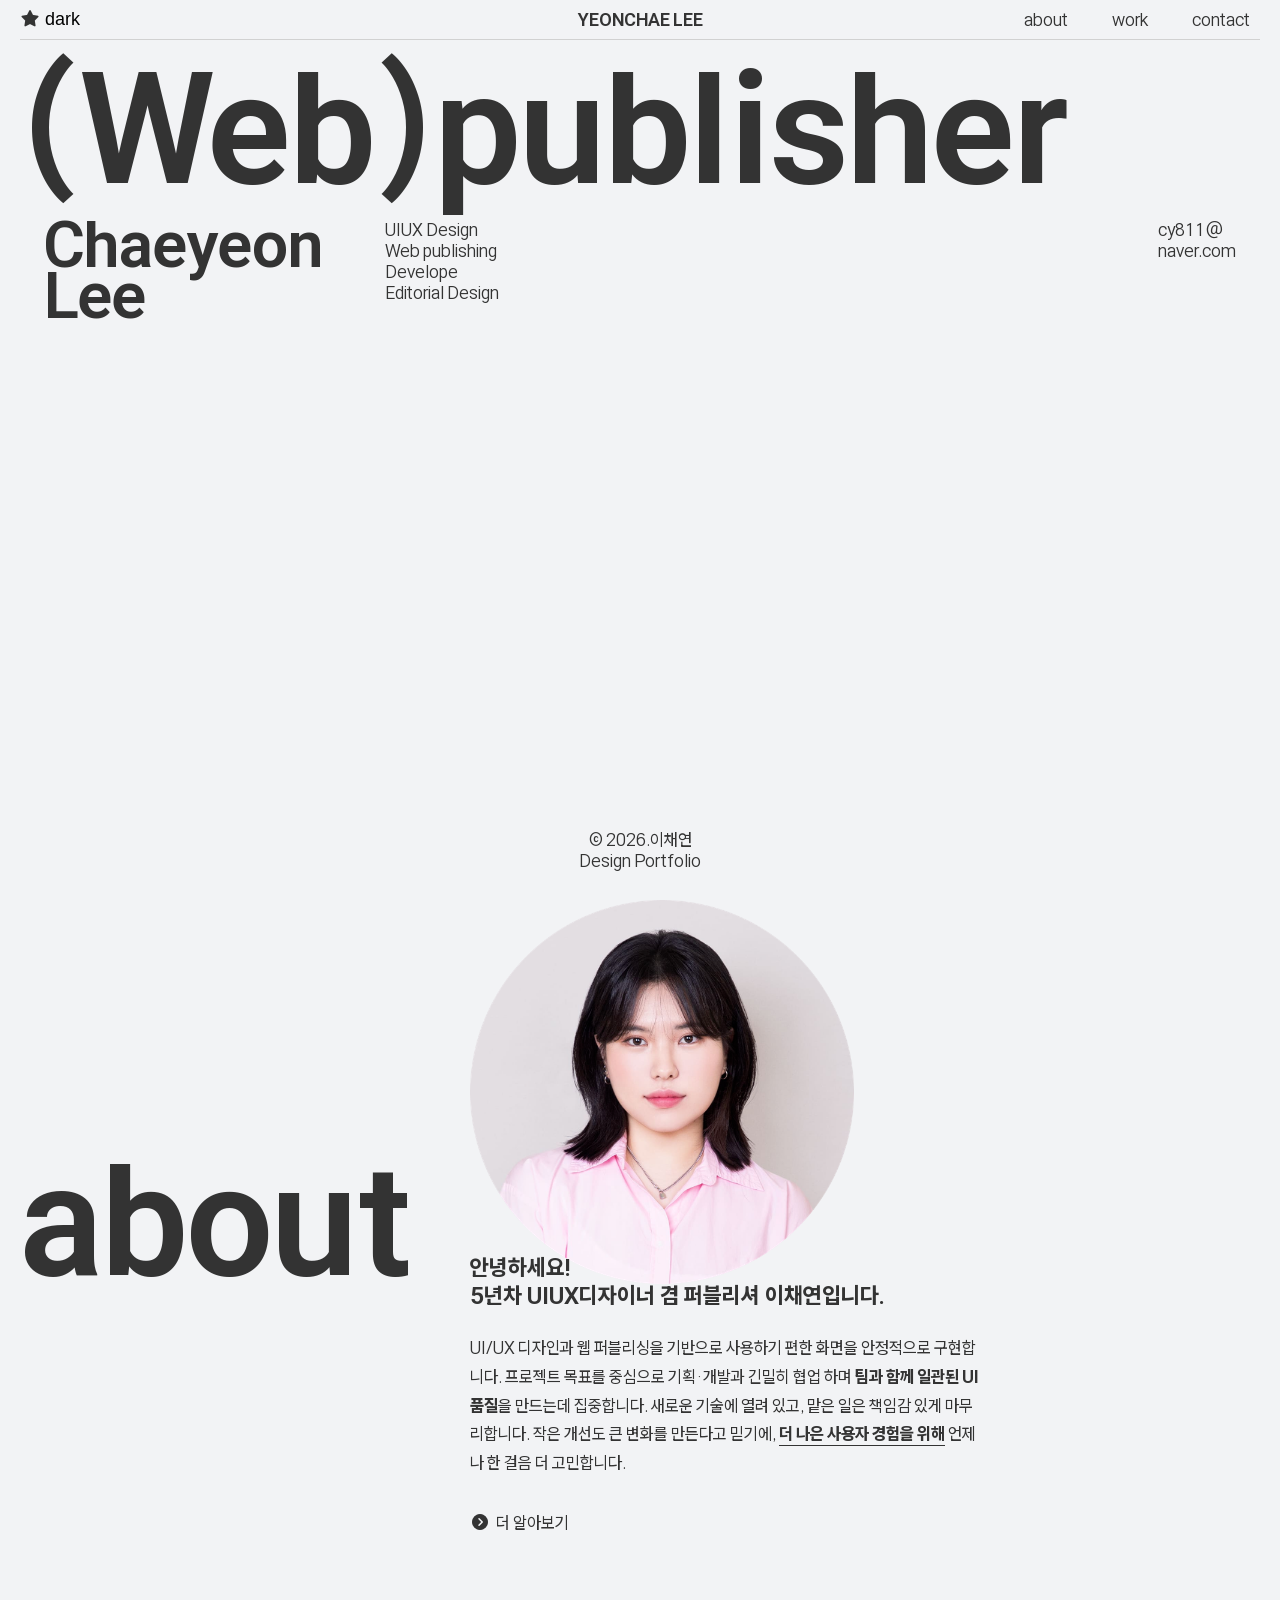
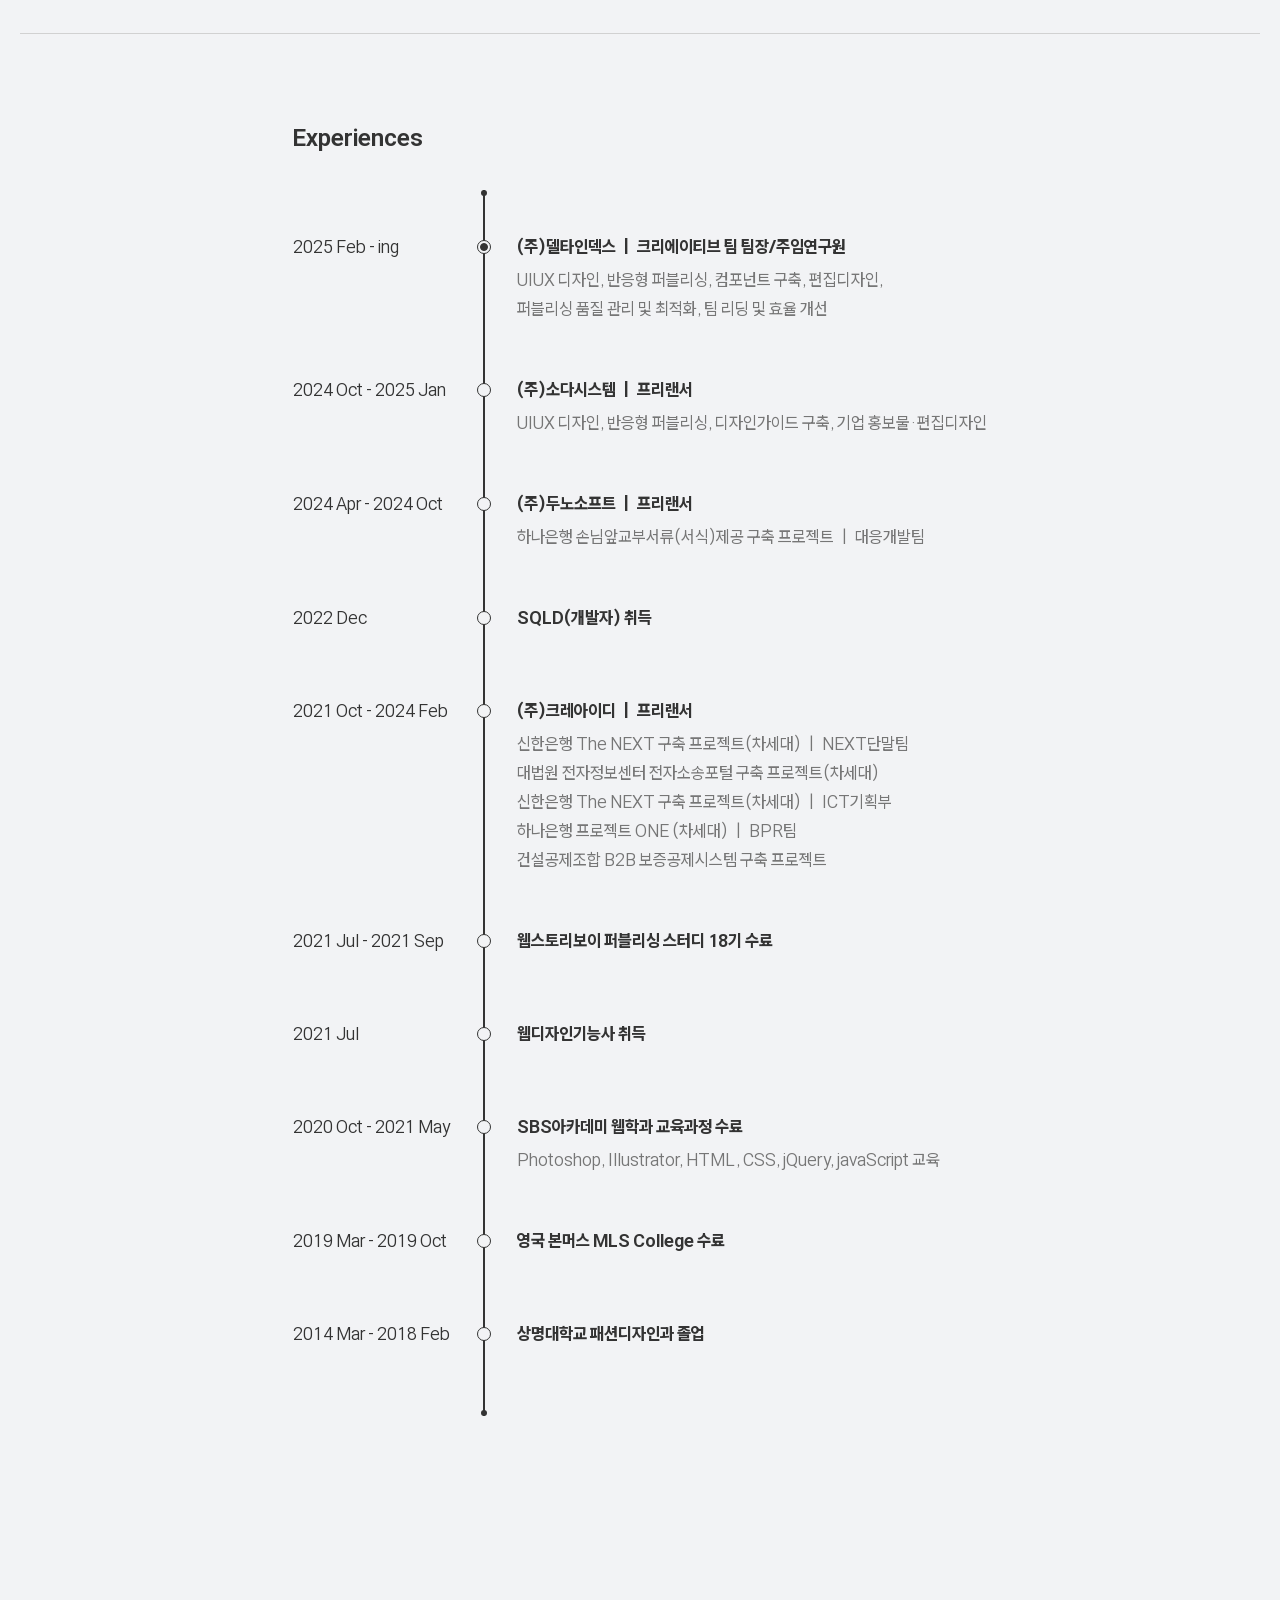
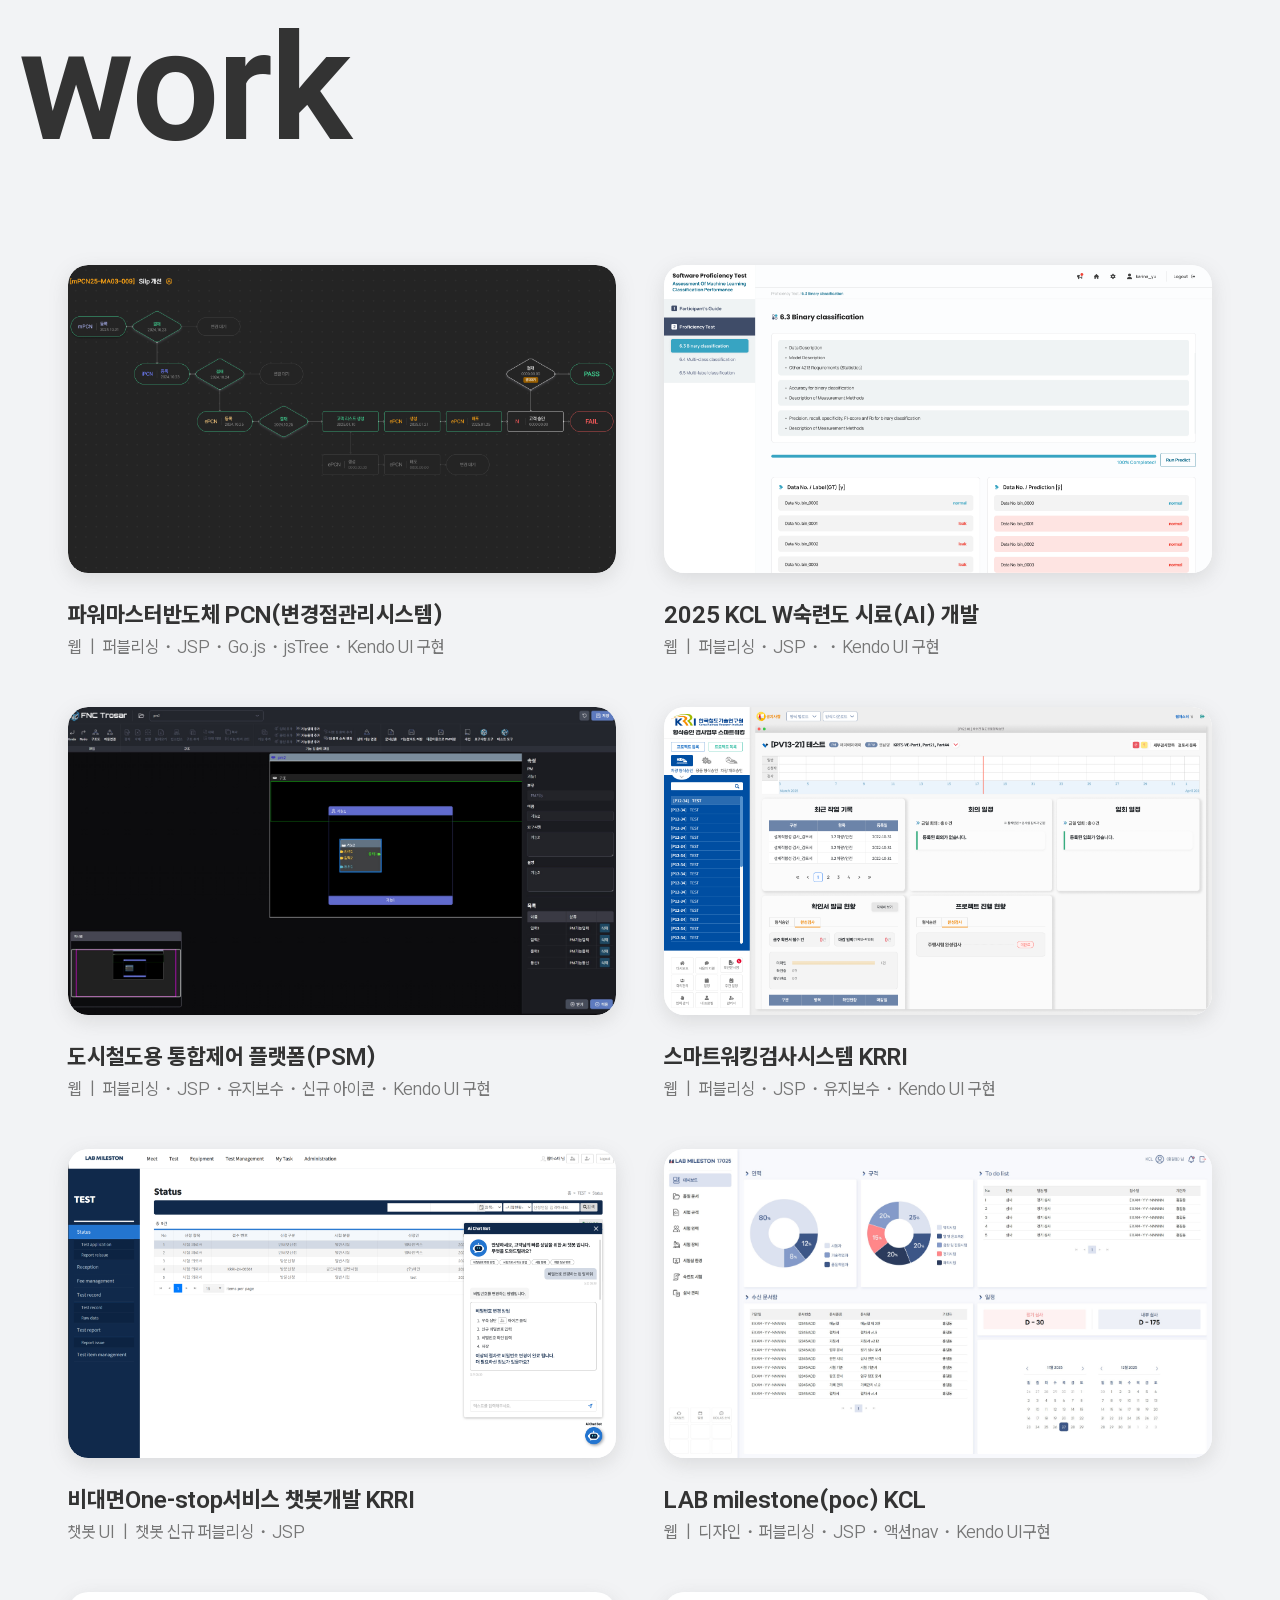
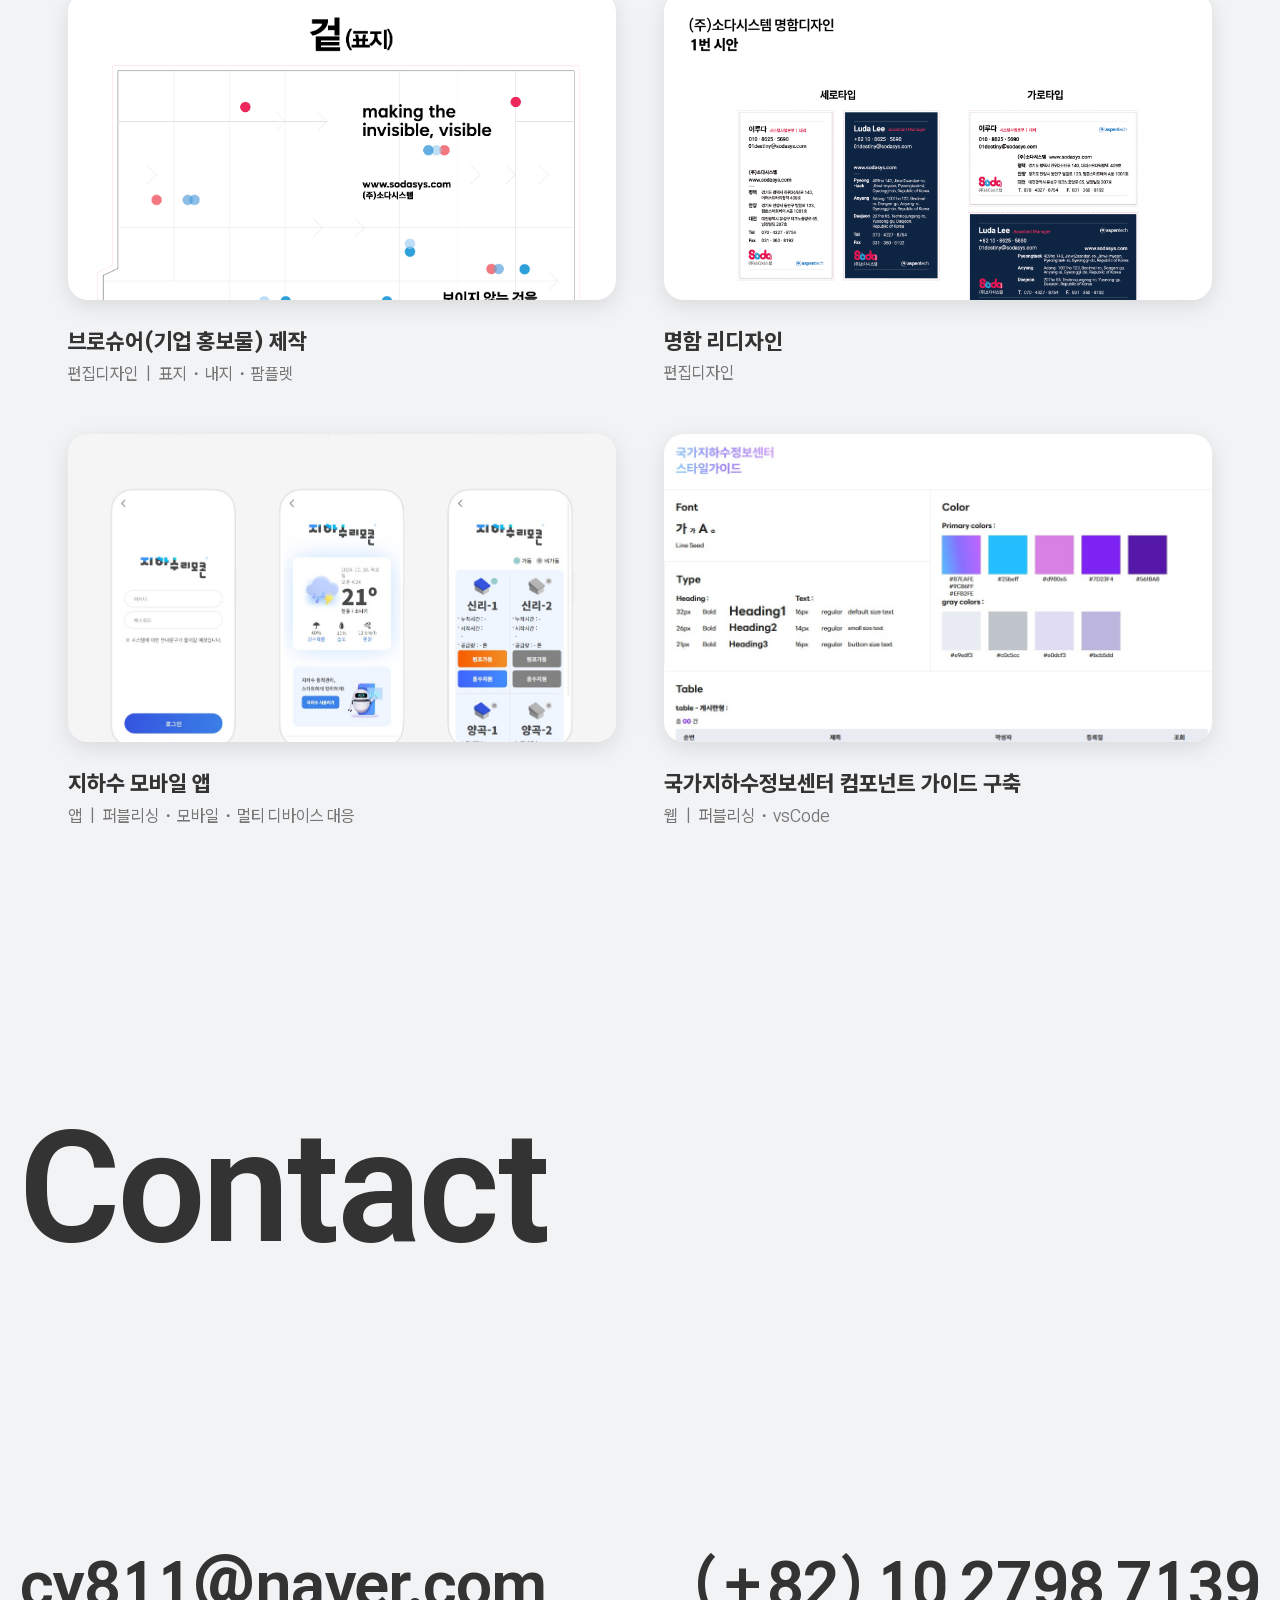
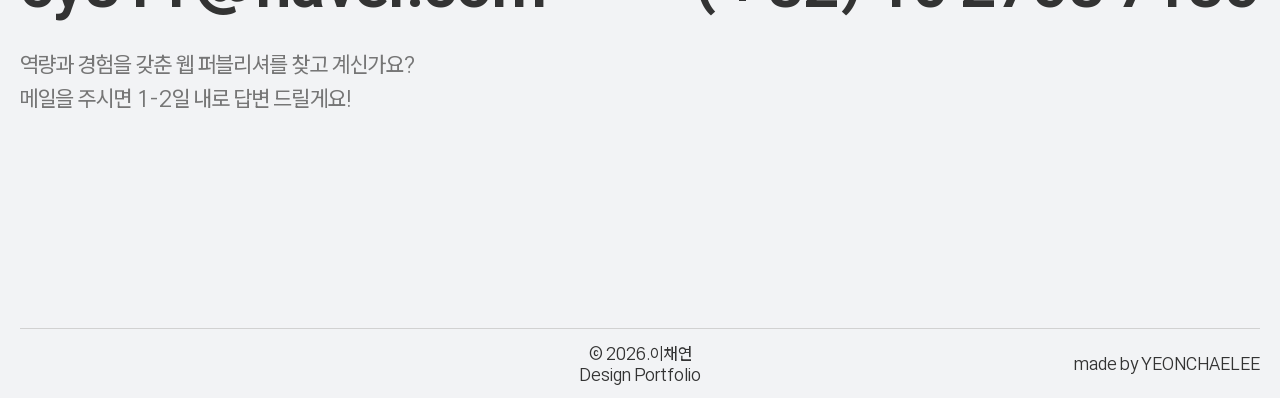
<file: index.html>
<!DOCTYPE html>
<html lang="ko">
<head>
    <meta charset="UTF-8">
    <meta name="viewport" content="width=device-width, initial-scale=1.0">
    <!-- 기본 -->
    <title>채연의 웹사이트 • 웹퍼블리셔 포트폴리오</title>
    <meta name="description" content="웹 퍼블리셔 이채연의 포트폴리오.">
    <link rel="canonical" href="https://leeechaeyeon.github.io/chaeyeons-website/">
    <meta name="viewport" content="width=device-width, initial-scale=1.0">

    <!-- Open Graph (Notion/카톡/슬랙 공유용) -->
    <meta property="og:type" content="website">
    <meta property="og:url" content="https://leeechaeyeon.github.io/chaeyeons-website/">
    <meta property="og:site_name" content="Lee Chaeyeon Portfolio">
    <meta property="og:title" content="Lee Chaeyeon | Web Publisher Portfolio">
    <meta property="og:description" content="SI 프로젝트 기반 퍼블리싱·UI 구현 작업을 정리했습니다.">
    <meta property="og:image" content="https://leeechaeyeon.github.io/chaeyeons-website/assets/img/ogImage.png">

    <!-- stylesheet -->
    <link rel="stylesheet" type="text/css" href="assets/fonts/freesentation.css">
    <link rel="stylesheet" type="text/css" href="assets/css/common.css">
    <link rel="stylesheet" type="text/css" href="assets/css/style.css">
    
    <!-- fontAwesome -->
    <link rel="stylesheet" href="assets/fontawesome/css/all.min.css">
    
    <!-- gsap -->
    <script src="assets/js/gsap/gsap.min.js"></script>
    <script src="assets/js/gsap/ScrollToPlugin.min.js"></script>

</head>
<body class="wrap">
    <div class="app-header"></div>
    <div class="app-main"></div>
    <div class="app-footer"></div>
    
    <!--script-->
    <script src="assets/js/app.js"></script>
</body>
</html>
</file>
<file: assets/fonts/freesentation.css>
@font-face {
	font-family: 'Freesentation';
	font-weight: 100 900;
	font-style: normal;
	font-display: swap;
	src: url('Freesentation/FreesentationVF.ttf') format('woff2-variations');
}
</file>
<file: assets/css/common.css>
@charset "UTF-8";

/**********
    all
**********/
* {
    padding: 0;
    margin: 0;
    box-sizing: border-box;
    -webkit-box-sizing: border-box;
    -moz-box-sizing: border-box;
}
html,
body {
  margin: 0;
  height: 100%;

  height: auto;
  overflow: visible;
}
html {
    font-size: 10px;
    color: var(--gray-700);
}
body {
  overflow-x: hidden;
  overflow-y: scroll;
  font-family: "Freesentation";
  font-weight: 400;
  font-size: 1.6rem;
  position: relative;
}
div { box-sizing: border-box; }
hgroup { font-weight: 700; }
ul, ol, li { list-style: none; padding: 0; }
a { text-decoration: none; user-select: none; box-sizing: border-box; cursor: pointer;}
img { user-select: none!important; }
button {
  background: transparent;
  border: 0;
  outline: none;
}
.tal { text-align: left; }
.tar { text-align: right; }
.tac { text-align: center; }
.hide { display: none!important; }
/* Screen Reader Only */
.sr-only {
    position: absolute !important;
    width: 1px !important;
    height: 1px !important;
    padding: 0 !important;
    margin: -1px !important;
    overflow: hidden !important;
    clip: rect(0, 0, 0, 0) !important;
    clip-path: inset(50%) !important;
    white-space: nowrap !important;
    border: 0 !important;
}
.hidden, .blind {
    border: 0;
    clip: rect(0 0 0 0);
    clip-path: inset(50%);
    width: 1px;
    height: 1px;
    margin: -1px;
    overflow: hidden;
    padding: 0;
    position: absolute;
    white-space: nowrap;
}

/******* 공통속성 *******/
.group-form {
  display: flex;
  align-items: center;
}
.group-form.column {
  flex-direction: column;
  align-items: flex-start;
}
.group-form > .right {
  align-self: flex-end;
}
</file>
<file: assets/css/style.css>
@charset "UTF-8";

/*******************
*   Color variable
********************/
:root {
    --background: #f2f3f5;
    --pink-gradient: linear-gradient(317.42deg, #ffe9fe 10.4%, #ff96f9 83.03%);

    --border: #d1d1d1;
    --white: #ffffff;
    --gray-100: #999999;
    --gray-300: #767676;
    --gray-500: #505050;
    --gray-700: #333333;
    --gray-900: #111111;
}
body {
    background: var(--background);
    color: var(--gray-700);
    font-size: 1.8rem;
    transition: all 0.5s ease;
}

/*******************
*   dark-mode
********************/
body.dark-mode {
    background: var(--gray-900);
    color: var(--white);
    transition: all 0.5s ease;
}
.dark-mode .return-top i {
    background: var(--pink-gradient);
      -webkit-background-clip: text;
  background-clip: text;
  -webkit-text-fill-color: transparent;
}
.dark-mode .section-title {
    background: var(--pink-gradient);
  -webkit-background-clip: text;
  background-clip: text;
  -webkit-text-fill-color: transparent;
}    
.dark-mode h1 a,
.dark-mode .dark-light-btn span,
.dark-mode .dark-light-btn i,
.dark-mode .nav-list li a {
    color: var(--white);
}
.dark-mode .more-btn i,
.dark-mode .more-btn a {
    color: var(--white);
}
.dark-mode .tl-bar {
    border-color: var(--white);
}
.dark-mode .tl-bar::before,
.dark-mode .tl-bar::after {
    background-color: var(--white);
}
.dark-mode .tl-cont {
    color: var(--gray-100);
}
.dark-mode .work-grid-item span {
    color: var(--gray-100);
}

/*******************
*   header
********************/
header {
    width: 100%;
    height: 4rem;
    padding: 0 2rem;
}
.header-inner {
    position: relative;
    width: 100%;
    height: 100%;
    display: flex;
    align-items: center;
    justify-content: space-between;
    border-bottom: 1px solid var(--border);
}
h1 {
    font-size: 1.8rem;
    position: absolute;
    left: 50%;
    transform: translateX(-50%);
}
h1 a {
    color: var(--gray-700);
}
.dark-light-btn {
    font-size: 1.8rem;
    cursor: pointer;
}
.dark-light-btn i {
    font-size: 1.6rem;
    color: var(--gray-700);
    transition: transform 0.3s ease;
}
.dark-light-btn:active i {
  transform: scale(1.2); /* 클릭할 때 살짝 커지는 효과 */
}
.nav-list {
    display: flex;
    align-items: center;
    justify-content: center;
    gap: 2.4rem;
}
.nav-list li a {
    padding: 1rem;
    color: var(--gray-700);
}

/*******************
*   공통 
********************/
/*section { height: calc(100vh - 4rem); }*/
section { 
    height: 100%; 
    padding: 0 2rem; 
}
h2 { font-size: 12vw; }
h3 { font-size: 5vw;}
h4 { font-size: 3.6rem;}
h5 { font-size: 2.4rem;}

.title { margin-bottom: 2.4rem; }
.bold { font-weight: 700;}
.underline {
    display: inline-block;
    line-height: 1.2;
    border-bottom: 1px solid var(--gray-700);
}
.dark-mode .underline {
    border-color: var(--white);
}
.divider { margin: 0 0.8rem; }
.tac { text-align: center; }
.tal { text-align: left; }
.tar { text-align: right; }


/*******************
*   main
********************/

/* home */
#home {
    height: calc(100vh - 4rem);
}
.home-inner {
    height: 100%;
    display: flex;
    flex-direction: column;
    justify-content: space-between;
}
#home .title-wrap {
    width: 100%;
}
#home .name {
    display: flex;
    gap: 6rem;
    padding: 0 2.4rem;
}
#home .name h3 {
    font-size: 5vw;
    line-height: 0.8;
}
#home .name .name-cont {
    width: 100%;
    display: flex;
    justify-content: space-between;
}
#home .home-bottom {
    width: 100%;
    height: 10rem;
    display: flex;
    align-items: center;
    justify-content: center;
    text-align: center;
}

/* about */
#about {
    padding-bottom: 20vh;
}
.profile-wrap {
    display: flex;
    align-items: center;
    gap: 6rem;
    width: 100%;
    padding-bottom: 10vh;
    border-bottom: 1px solid var(--border);
}
.profile .img-wrap {
    display: flex;
    flex-direction: column;
}
.profile .greeting {
    margin-top: -3rem;
}
.profile .img-wrap img {
    width: 30vw;
}
.introduce {
    width: 40vw;
    line-height: 1.6;
    margin: 2.4rem 0;
}
.more-btn {
    width: 12rem;
    display: flex;
    align-items: center;
    gap: 0.6rem;
    padding: 1rem 0;
    cursor: pointer;
}
.more-btn:hover {
    transform: translateX(10%);
    transition: 0.3s ease;
}
.more-btn:hover i,
.more-btn:hover a {
    color: var(--gray-300);
}
.more-btn i {
    font-size: 1.6rem;
    color: var(--gray-700);
    transform: rotate(-90deg);
}
.more-btn a {
    color: var(--gray-700);
}
.experience-wrap {
    width: 100%;
    display: flex;
    flex-direction: column;
    align-items: center;
    padding-top: 10vh;
}
.timeline {
    position: relative;
    display: flex;
    flex-direction: column;
    gap: 6rem;
    padding: 6rem 0;
}
.tl-item {
    display: flex;
    gap: 2.4rem;
}
.year { 
    position: relative;
    width: 20rem;
}
.year::before {
    content: "";
    width: 12px;
    height: 12px;
    background-color: var(--background);
    border: 1px solid var(--gray-700);
    border-radius: 50%;
    position: absolute;
    top: 0.4rem;
    right: 2px;
    z-index: 1;
}
.year.now::after {
    content: "";
    width: 6px;
    height: 6px;
    background-color: var(--gray-700);
    border: 1px solid var(--gray-700);
    border-radius: 50%;
    position: absolute;
    top: 0.7rem;
    right: 0.5rem;
    z-index: 2;
}
.tl-title {
    font-weight: 700;
    margin-bottom: 1.2rem;
}
.tl-cont {
    color: var(--gray-300);
}
.tl-cont * + * {
    margin-top: 0.8rem;
}
.tl-bar {
    position: absolute;
    width: 1px;
    border-right: 2px solid var(--gray-700);
    top: 14px;
    bottom: 0;
    left: 19rem;
}
.tl-bar::before {    
    content: "";
    display: block;
    width: 0.6rem;
    height: 0.6rem;
    border-radius: 50%;
    background-color: var(--gray-700);
    z-index: 1;
    position: absolute;
    top: 0;
    left: -2px;
}
.tl-bar::after {
    content: "";
    display: block;
    width: 0.6rem;
    height: 0.6rem;
    border-radius: 50%;
    background-color: var(--gray-700);
    z-index: 1;
    position: absolute;
    bottom: 0;
    left: -2px;
}

/* work */
#work {
    padding-bottom: 10vh;
}
.work-inner {
    height: 100%;
    display: flex;
    flex-direction: column;
}
.work-grid {
    display: grid;
    grid-template-columns: repeat(2,1fr);
    gap: 4.8rem;
    padding: 10vh 4.8rem 20vh;
}
.work-grid-item {
    width: 100%;
    height: auto;
}
.work-grid-item h5 {
    margin: 2.4rem 0 0.6rem;
}
.work-grid-item span {
    color: var(--gray-300);
}
.work-grid-item a {
    display: inline-block;
    width: 100%;
    aspect-ratio: 16 / 9;
    overflow: hidden;   
    border-radius: 2rem;
    box-shadow: 0px 6px 20px rgb(122 122 122 / 20%);
}
.work-grid-item img {
    width: 100%;
    height: 100%;
    object-fit: cover;
    object-position: center top;
    border-radius: 2rem;
    background-color: var(--white);
}

/* contact */
#contact {
    height: 100vh;
}
.contact-inner {
    height: 100%;
    display: flex;
    flex-direction: column;
}
.contact-container {
    height: 100%;
    display: flex;
    flex-direction: column;
    justify-content: space-between;
}
.contact-top {
    display: flex;
    flex-direction: column;
}
.contact-detail {
    display: flex;
    align-items: center;
    justify-content: space-between;
    margin: 30vh 0 3vh;
}
.contact-bottom {
    position: relative;
    height: 7rem;
    display: flex;
    align-items: center;
    justify-content: flex-end;
    text-align: center;
    border-top: 1px solid var(--border);
}
.copyright {
    position: absolute;
    left: 50%;
    transform: translateX(-50%);
}
.propose {
    font-size: 2.4rem;
    line-height: 1.4;
    color: var(--gray-300);
}


/*******************
*   return top
********************/
.return-top {
    display: flex;
    align-items: center;
    justify-content: center;
    width: 5.5rem;
    height: 5.5rem;
    position: fixed;
    right: 3%;
    bottom: 5%;
    z-index: 9;
    cursor: pointer;
    background: rgba(255, 255, 255, 0.2);
    box-shadow: 0 2px 30px rgba(0, 0, 0, 0.1);
    border-radius: 50px;
}
.return-top i {
    font-size: 2.2rem;
    color: var(--gray-700);
}

/*******************
*   media query - mobile
*******************/
@media (max-width: 767px) {
    .pc-only {
        display: none;
    }
    h2 {
        font-size: 12vw; 
    }
    section {
        padding: 0 4rem;
    }
    header {
        height: 6rem;
    }
    #home {
        height: calc(100vh - 6rem);
    }
    #home .title-wrap {
        padding-top: 3vh;
    }
    #home .name {
        flex-direction: column;
        padding: 0;
    }
    #home .name h3 {
        font-size: 8vw;
    }
    .profile-wrap {
        flex-direction: column;
        align-items: center;
        justify-content: flex-start;
    }
    .profile .img-wrap {
        align-items: center;
    }
    .profile .img-wrap img {
        width: 50vw;
    }
    .introduce {
        width: 100%;
    }
    .year {
        width: auto;
        flex: 0 0 9rem;
    }
    .year::before {
        left: 9rem;
        right: auto;
    }
    .year::after {
        left: 9.3rem;
        right: auto;
    }
    .tl-bar {
        left: 9.6rem;
    }
    .tl-item {
        gap: 3.6rem;
    }
    .work-grid {
        grid-template-columns: 1fr;
        padding: 10vh 0;
    }
    .contact-detail {
        flex-direction: column;
        align-items: flex-start;
        gap: 1.2rem;
    }
    .contact-detail h3 {
        font-size: 7vw;
    }
    .contact-bottom {
        border-top: 0;
    }
}
</file>
